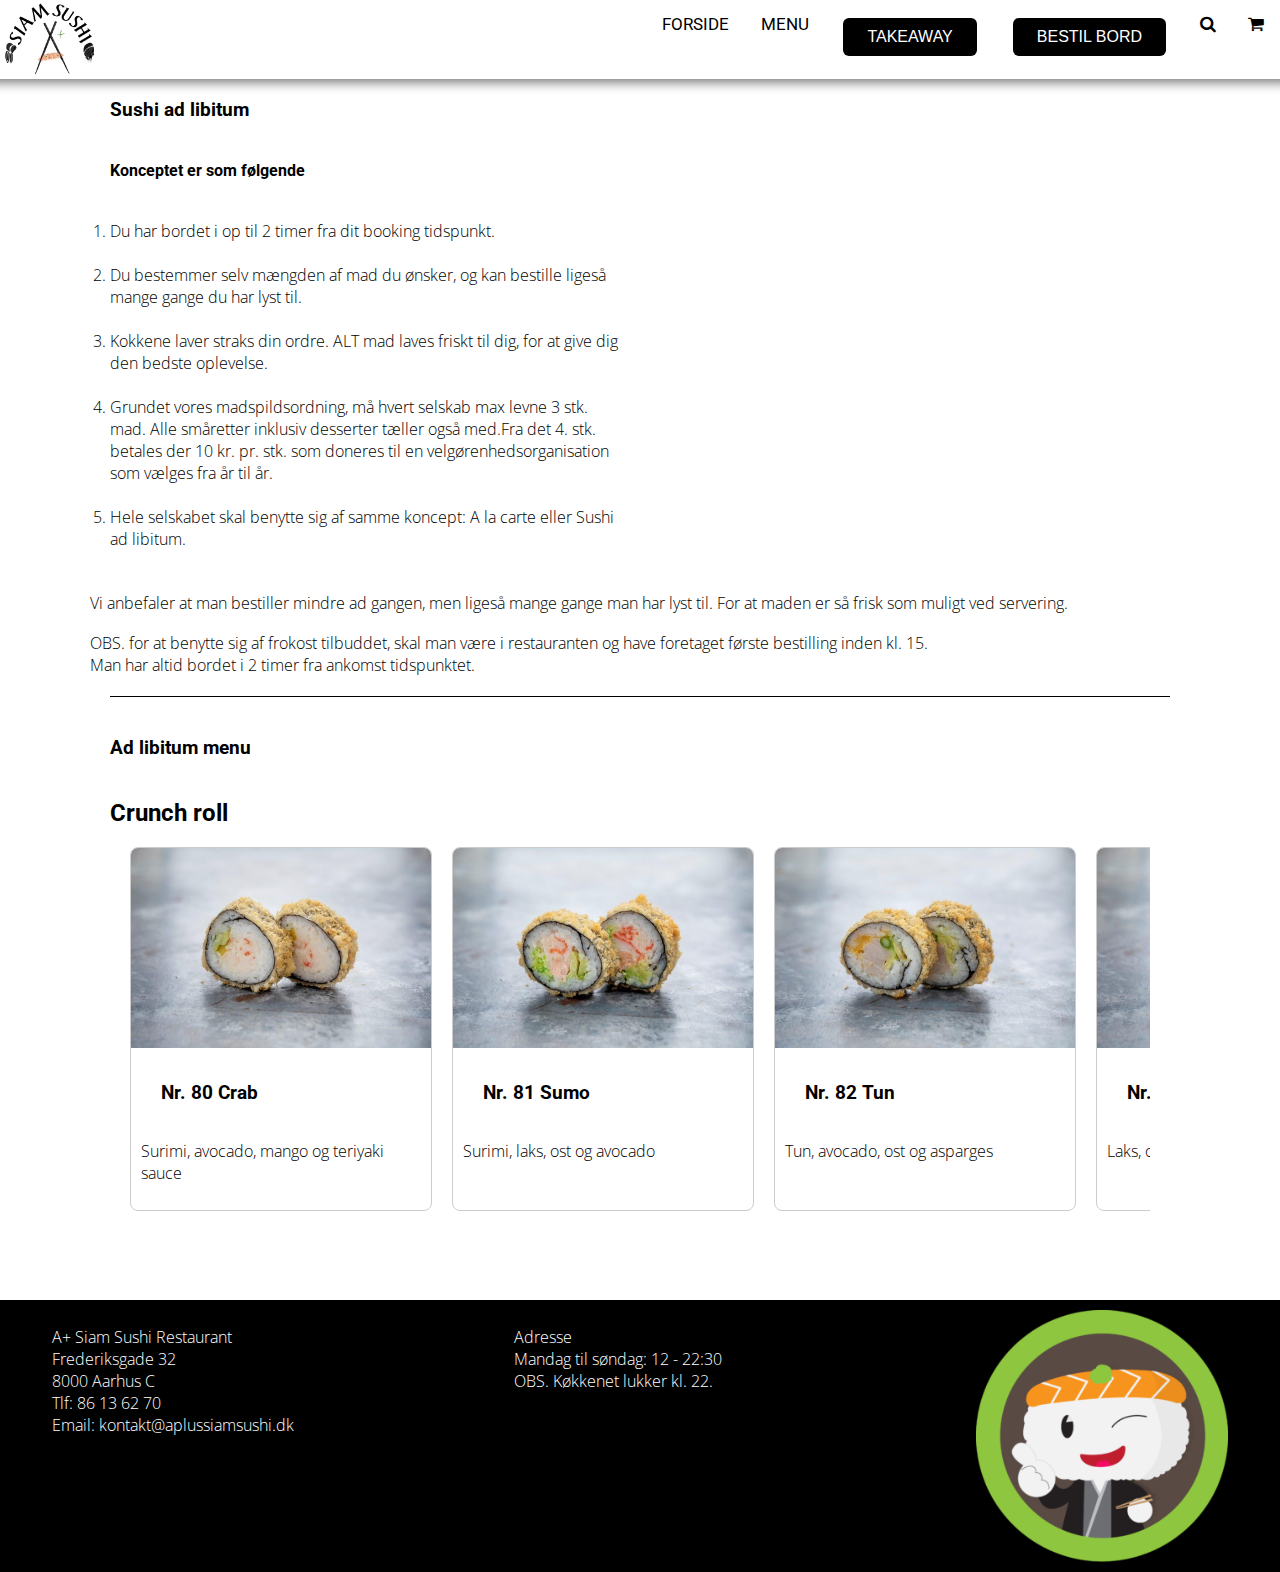
<file: menu.html>
<!DOCTYPE html>
<html lang="en">
    <link rel="stylesheet" href="stylemenu.css">

<head>
    <meta charset="UTF-8">
    <meta name="viewport" content="width=device-width, initial-scale=1.0">
    <title>a+ siam sushi</title>
    <meta name="description" content="a+ siam sushi restaurant aarhus.">
    <meta name="keywords" content="ad libitum, aarhus, sushi">
    <meta name="author" content="John Doe">
    <link rel="stylesheet" href="https://cdnjs.cloudflare.com/ajax/libs/font-awesome/4.7.0/css/font-awesome.min.css">
</head>
<body>
    <div class="topnav" id="myTopnav">
        <a href="index.html" class="logo">
            <img src="images/logo.png">
        </a>
        <a href="#" class="cart-icon"><i class="fa fa-shopping-cart"></i></a>
        <a href="#" class="search-icon"><i class="fa fa-search"></i></a>
        <a href="#" class="menu-links"><button class="button-header-forside">BESTIL BORD</button></a>
        <a href="#" class="menu-links"><button class="button-header-forside">TAKEAWAY</button></a>
        <a href="menu.html" class="menu-links">MENU</a>
        <a href="index.html" class="menu-links">FORSIDE</a>
        <a href="#" class="icon" onclick="toggleMenu()">&#9776;</a>
        </div>


    <main>
        <section>
            <article>
                <h3>Sushi ad libitum</h3>
                <h4>Konceptet er som følgende</h4>
                <ol>
                    <li>Du har bordet i op til 2 timer fra dit booking tidspunkt.</li><br>
                    <li>Du bestemmer selv mængden af mad du ønsker, og kan bestille ligeså mange gange du har lyst til.</li><br>
                    <li>Kokkene laver straks din ordre. ALT mad laves friskt til dig, for at give dig den bedste oplevelse.</li><br>
                    <li>Grundet vores madspildsordning, må hvert selskab max levne 3 stk. mad. Alle småretter inklusiv desserter tæller også med.Fra det 4. stk. betales der 10 kr. pr. stk. som doneres til en velgørenhedsorganisation som vælges fra år til år.</li><br>
                    <li>Hele selskabet skal benytte sig af samme koncept: A la carte eller Sushi ad libitum.</li><br>
                </ol>
                <p class="TekUnderTal">Vi anbefaler at man bestiller mindre ad gangen, men ligeså mange gange man har lyst til. For at maden er så frisk som muligt ved servering.</p>
                <br>
                <p class="TekUnderTal">OBS. for at benytte sig af frokost tilbuddet, skal man være i restauranten og have foretaget første bestilling inden kl. 15.<br>Man har altid bordet i 2 timer fra ankomst tidspunktet.</p>
            </article>
        </section>

        <hr>

        <article>
            <h3>Ad libitum menu</h3>
            <h2>Crunch roll</h2>
        </article>
        <div class="slider-container">
            <div class="card">
                <img src="images/nr.208020Crab.jpg" alt="Photo 1">
                <div class="card-content">
                    <h3>Nr. 80 Crab</h3>
                    <p>Surimi, avocado, mango og teriyaki sauce</p>
                </div>
            </div>
            <div class="card">
                <img src="images/nr.208120Sumo.jpg" alt="Photo 2">
                <div class="card-content">
                    <h3>Nr. 81 Sumo</h3>
                    <p>Surimi, laks, ost og avocado</p>
                </div>
            </div>
            <!-- Add more cards here -->
            <div class="card">
                <img src="images/nr.208220Tun.jpg" alt="Photo 1">
                <div class="card-content">
                    <h3>Nr. 82 Tun</h3>
                    <p>Tun, avocado, ost og asparges</p>
                </div>
            </div>
            <div class="card">
                <img src="images/nr.208320Laks.jpg" alt="Photo 2">
                <div class="card-content">
                    <h3>Nr. 83 Laks</h3>
                    <p>Laks, ost og avocado</p>
                </div>
            </div>

            <div class="card">
                <img src="images/nr.208420Reje.jpg" alt="Photo 1">
                <div class="card-content">
                    <h3>Nr. 84 Reje</h3>
                    <p>Reje, ost, mango og avocado</p>
                </div>
            </div>
            <div class="card">
                <img src="images/nr.208520Vegetar.jpg" alt="Photo 2">
                <div class="card-content">
                    <h3>Nr. 85 Vegetar</h3>
                    <p>Tofu, avocado, cream cheese, mango og basilikum</p>
                </div>
            </div>
        </div>


        <footer class="footer-container" > 

            <p id="col1-footer"> A+ Siam Sushi Restaurant<br> 
                Frederiksgade 32 <br>
                8000 Aarhus C <br>
                Tlf: 86 13 62 70<br>
                Email: kontakt@aplussiamsushi.dk <br></p> 


                <p id="col2-footer"> 
                    Adresse<br>
                    Mandag til søndag: 12 - 22:30 <br>
                    OBS. Køkkenet lukker kl. 22. <br> 
                </p>
                    
                <img src="images/footerlogo.png" alt="logofooter" id="col3-footer">
        </footer>

    </main>

<script src="js/js.js"></script>

</body>
</html>
</file>
<file: stylemenu.css>
@import url('https://fonts.googleapis.com/css2?family=Honk&family=Inter:wght@100..900&family=Roboto:ital,wght@0,300;0,400;0,500;0,700;0,900;1,300;1,400&display=swap');
@import url('https://fonts.googleapis.com/css2?family=Honk&family=Inter:wght@100..900&family=Open+Sans:ital,wght@0,300..800;1,300..800&family=Roboto:ital,wght@0,300;0,400;0,500;0,700;0,900;1,300;1,400&display=swap');

body {
    margin: 0;
}

h4, h3, h2{
    text-align: left;
    margin: 0 90px;
    padding: 20px;
    font-family: "Roboto", sans-serif;
    font-weight: 700;
    font-style: normal;
}

ol {
    text-align: left;
    margin: 0 90px;
    padding: 20px;
    font-family: "Open Sans", sans-serif;
    font-weight: 300;
    font-style: normal;
    border-width: 50px;
    width: 40%;
}

p{
    font-family: "Open Sans", sans-serif;
    font-weight: 300;
    font-style: normal;
}

.TekUnderTal{
    margin: 0 90px;
}

hr{
    border: none; /* Remove default border */
    height: 1px; /* Set height of the line */
    background-color: #000; /* Set line color */
    margin: 20px 110px; /* Adjust margin as needed */
}

.topnav {
    overflow: hidden;
    background-color: #ffffff;
    box-shadow: 0 -6px 10px 10px rgba(0,0,0,0.5);
  }
  
  .topnav .logo img {
    float: left;
    display: block;
    width: 100px;
    height: auto;
  }
  
  .topnav a {
    /*float: right;
    display: block;*/
    color: #000000;
    text-align: center;
    padding: 14px 16px;
    text-decoration: none;
    font-size: 17px;
    font-family: "Roboto", sans-serif;
    font-weight: 400;
    font-style: normal;
  }

  .menu-links{
    float: right;
    display: block;
  }

  .menu-links:hover{
    color: #EF9C79;
  }
  
  .topnav .icon {
    float: right;
    display: none;
  }

  .search-icon {
    float: right;
    
  }

.button-header-forside { 
    background-color: #000000;
    border: none;
    border-radius: 6px;
    color: white;
    padding: 10px 24px;
    text-align: center;
    text-decoration: none;
    display: inline-block;
    font-size: 16px;
    margin: 4px 2px;
    cursor: pointer;
}

.button-header-forside:hover {
    background-color: #EF9C79;
    color:white;
  }
  
  @media screen and (max-width: 600px) {
    .topnav a:not(:first-child) {
      display: none;
    }
    .topnav a.icon {
      float: right;
      display: block;
    }
    .topnav a.search-icon {
      display: none;
    }
  }

  .topnav a.cart-icon {
    float: right;
    display: block;
    color: #000000;
    text-align: center;
    padding: 14px 16px;
    text-decoration: none;
    font-size: 17px;
  }
  
  @media screen and (max-width: 600px) {
    .topnav.responsive {
      position: relative;
    }
    .topnav.responsive .icon {
      position: absolute;
      right: 0;
      top: 0;
    }
    .topnav.responsive a {
      float: none;
      display: block;
      /*text-align: left;*/
    }
  }


    /* Styles for the slider container */
    .slider-container {
        display: flex;
        overflow-x: auto;
        scrollbar-width: none; /* Hide scrollbar for Firefox */
        -ms-overflow-style: none; /* Hide scrollbar for IE/Edge */
        margin: 0 130px;
    }

    .slider-container::-webkit-scrollbar {
        display: none; /* Hide scrollbar for Chrome, Safari, and Opera */
    }

    /* Styles for individual cards */
    .card {
        flex: 0 0 auto;
        width: 300px; /* Adjust width as needed */
        margin-right: 20px; /* Adjust margin as needed */
        border: 1px solid #ccc;
        border-radius: 8px;
        overflow: hidden;
    }

    .card img {
        width: 100%;
        height: auto;
    }

    .card-content {
        padding: 10px;
    }

    .card-content h3 {
        margin: 0;
    }




  /* Style the footer */

  #col1-footer{
    width: 30%;
    text-align: left;

}
#col2-footer{
    width: 30%;
    text-align: left;
}

#col3-footer{
    width: 20%;
    height: auto;
    text-align: right;
}

.footer-container {
    display:flex;
    background-color: #000000;
    padding: 10px;
    text-align: center;
    color: white;
    justify-content: space-around;
    margin-top: 7%;
 }

 @media (max-width: 768px) {
    .flex {
        flex-direction: column-reverse; /* Stack items vertically */ 
        
    } 
    #col1,#col2{
column-gap: 40px;
padding: 50px;
width: auto;
text-align: center;
}

#tekst-button{
    text-align: center ;
}

.footer-container{
    flex-wrap: wrap;
    justify-content: space-evenly;

}

#col1-footer{
    width: 30%;
    height: 20%;
}
 #col3-footer{
 width:20%;
 height:20%;
}
 }
</file>
